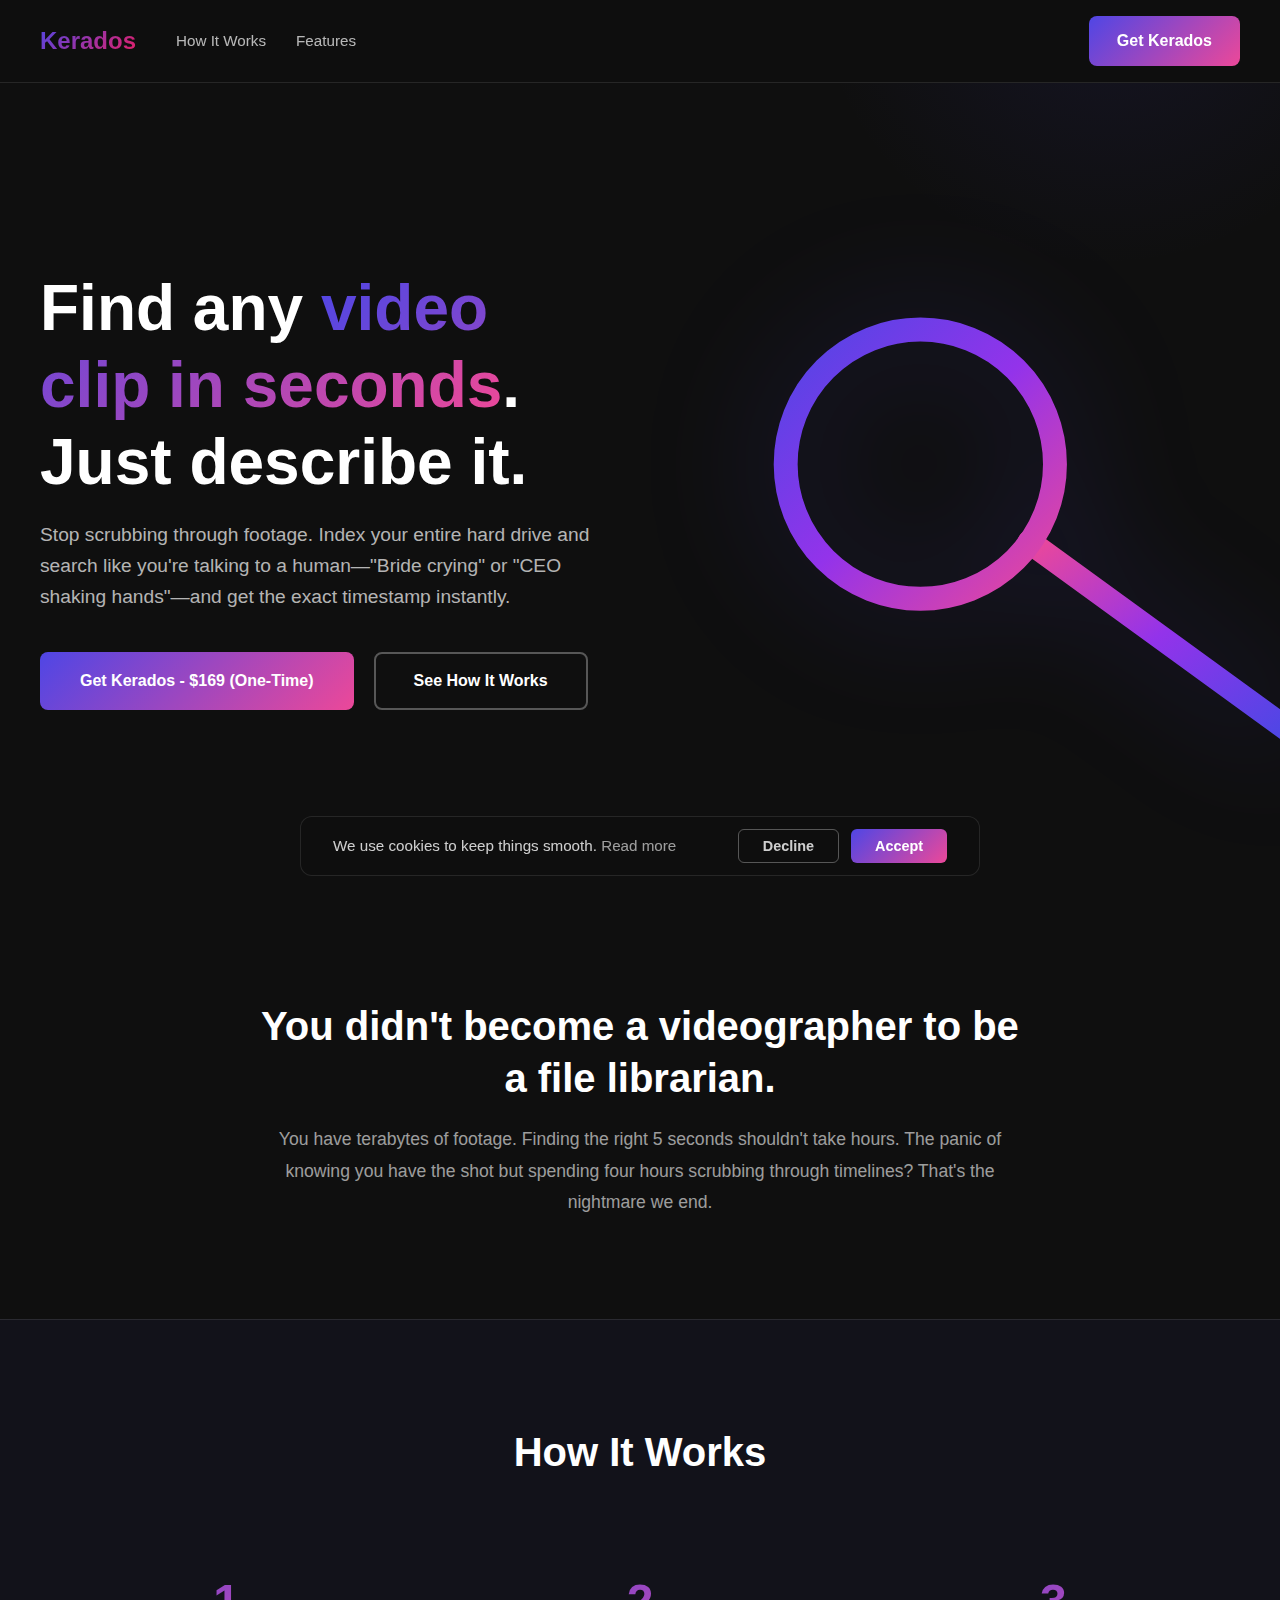
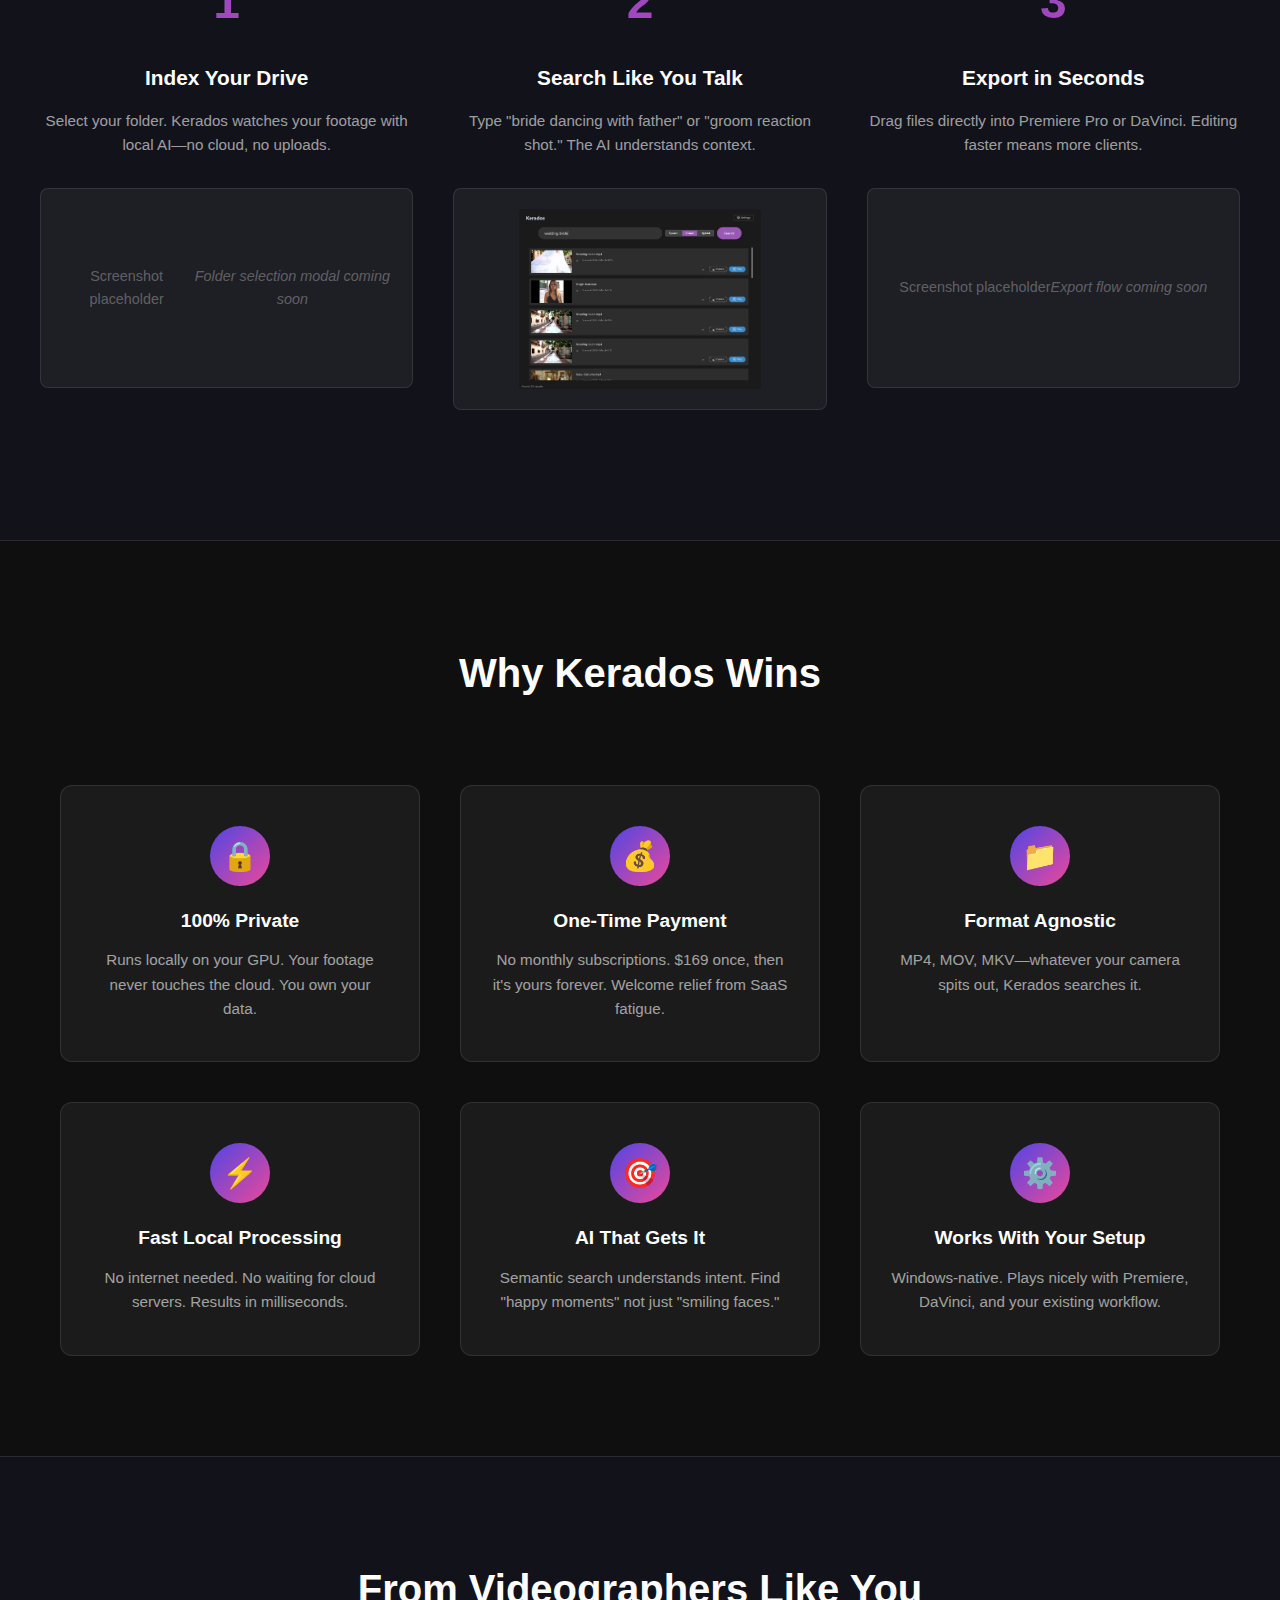
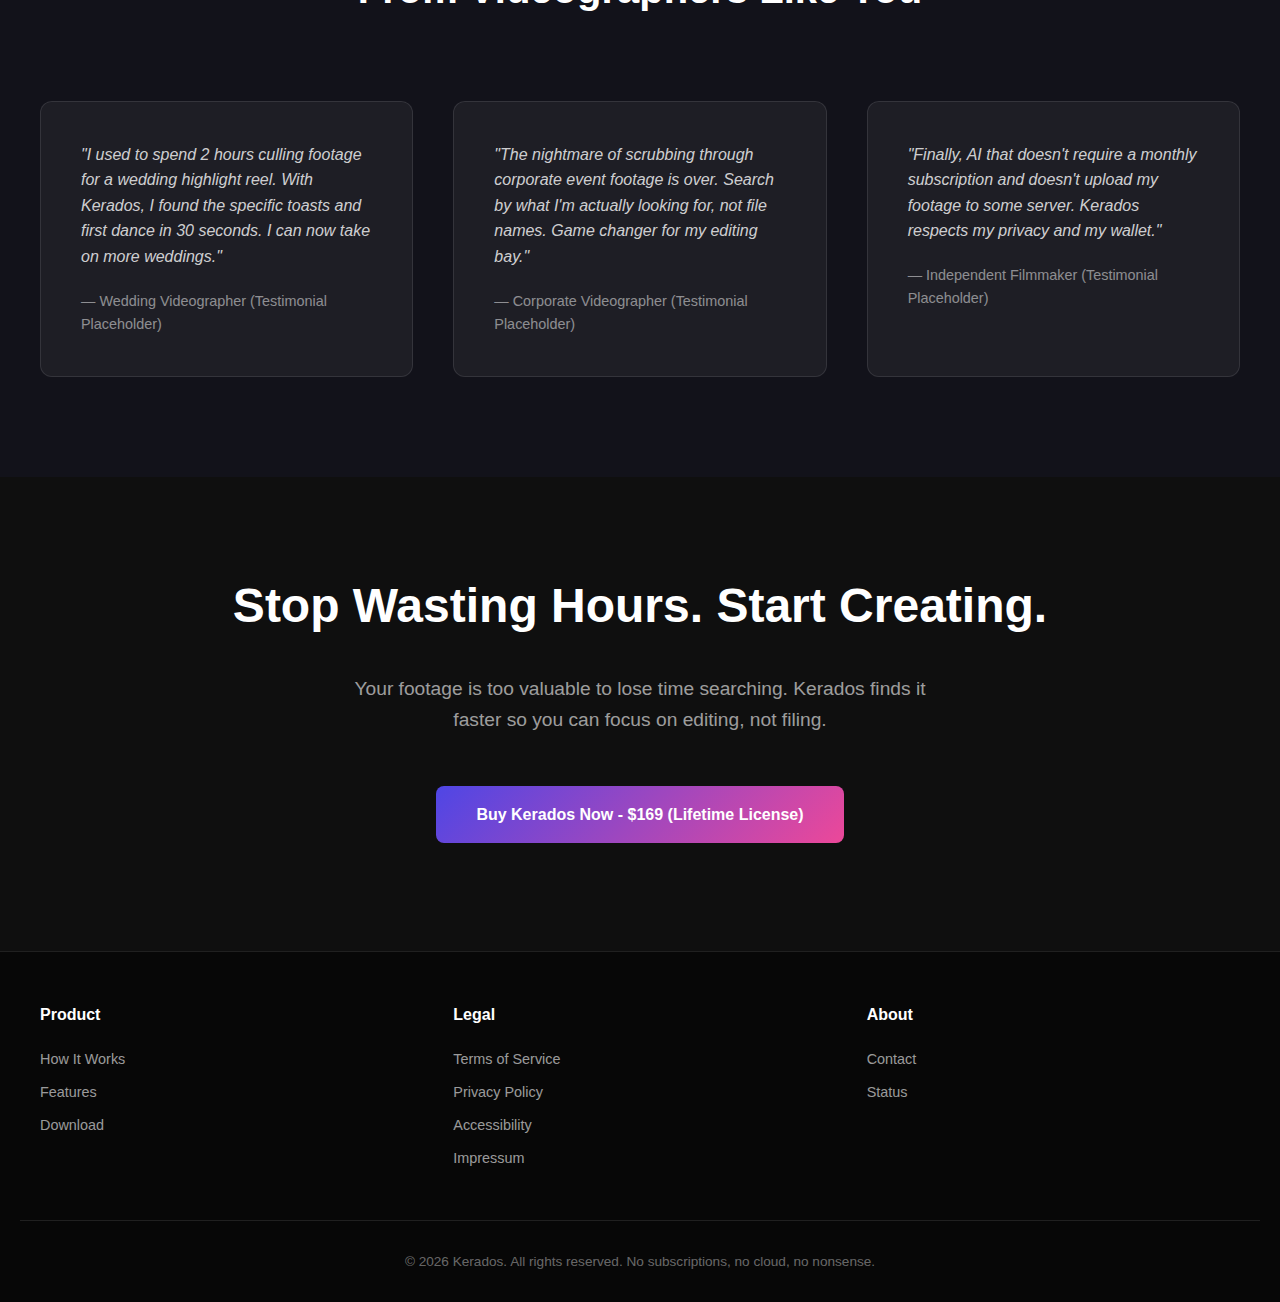
<file: templates/index.html>
<!DOCTYPE html>
<html lang="en">
<head>
    <meta charset="UTF-8">
    <meta name="viewport" content="width=device-width, initial-scale=1.0">
    <title>Kerados - Find Any Video Clip in Seconds</title>
    <style>
        * {
            margin: 0;
            padding: 0;
            box-sizing: border-box;
        }

        body {
            font-family: -apple-system, BlinkMacSystemFont, 'Segoe UI', Roboto, sans-serif;
            background: #0f0f0f;
            color: #fff;
            line-height: 1.6;
        }

        /* Navigation */
        nav {
            position: fixed;
            top: 0;
            width: 100%;
            background: rgba(15, 15, 15, 0.95);
            backdrop-filter: blur(10px);
            border-bottom: 1px solid rgba(255, 255, 255, 0.1);
            z-index: 100;
            padding: 16px 40px;
            display: flex;
            justify-content: space-between;
            align-items: center;
        }

        .nav-left {
            display: flex;
            align-items: center;
            gap: 40px;
        }

        .logo {
            font-size: 1.5em;
            font-weight: 700;
            background: linear-gradient(135deg, #4f46e5 0%, #e91e63 100%);
            -webkit-background-clip: text;
            -webkit-text-fill-color: transparent;
            background-clip: text;
        }

        .nav-links {
            display: none;
            gap: 30px;
            list-style: none;
        }

        @media (min-width: 768px) {
            .nav-links {
                display: flex;
            }
        }

        .nav-links a {
            color: rgba(255, 255, 255, 0.7);
            text-decoration: none;
            font-size: 0.95em;
            transition: color 0.2s;
        }

        .nav-links a:hover {
            color: #fff;
        }

        .nav-cta {
            background: linear-gradient(135deg, #4f46e5 0%, #ec4899 100%);
            color: #fff;
            border: none;
            padding: 12px 28px;
            border-radius: 8px;
            font-weight: 600;
            cursor: pointer;
            transition: all 0.3s;
            text-decoration: none;
            display: inline-block;
        }

        .nav-cta:hover {
            transform: translateY(-2px);
            box-shadow: 0 8px 20px rgba(79, 70, 229, 0.3);
        }

        /* Hero Section */
        .hero {
            margin-top: 80px;
            min-height: calc(100vh - 80px);
            display: flex;
            align-items: center;
            justify-content: center;
            padding: 60px 20px;
            position: relative;
            overflow: hidden;
        }

        .hero::before {
            content: '';
            position: absolute;
            top: -50%;
            right: -10%;
            width: 600px;
            height: 600px;
            background: radial-gradient(circle, rgba(79, 70, 229, 0.1) 0%, transparent 70%);
            border-radius: 50%;
            pointer-events: none;
        }

        .hero-content {
            display: grid;
            grid-template-columns: 1fr;
            gap: 60px;
            align-items: center;
            max-width: 1200px;
            width: 100%;
            position: relative;
            z-index: 2;
        }

        @media (min-width: 1024px) {
            .hero-content {
                grid-template-columns: 1fr 1fr;
            }
        }

        .hero-text h1 {
            font-size: clamp(2.5em, 6vw, 4em);
            font-weight: 800;
            margin-bottom: 20px;
            line-height: 1.2;
        }

        .hero-text h1 .highlight {
            background: linear-gradient(135deg, #4f46e5 0%, #ec4899 100%);
            -webkit-background-clip: text;
            -webkit-text-fill-color: transparent;
            background-clip: text;
        }

        .hero-text p {
            font-size: 1.2em;
            color: rgba(255, 255, 255, 0.7);
            margin-bottom: 40px;
            line-height: 1.6;
        }

        .hero-buttons {
            display: flex;
            gap: 20px;
            flex-wrap: wrap;
        }

        .btn-primary {
            background: linear-gradient(135deg, #4f46e5 0%, #ec4899 100%);
            color: #fff;
            border: none;
            padding: 16px 40px;
            border-radius: 8px;
            font-weight: 600;
            font-size: 1em;
            cursor: pointer;
            transition: all 0.3s;
            text-decoration: none;
            display: inline-block;
            position: relative;
            overflow: hidden;
        }

        .btn-primary::before {
            content: '';
            position: absolute;
            top: 50%;
            left: 50%;
            width: 0;
            height: 0;
            border-radius: 50%;
            background: rgba(255, 255, 255, 0.5);
            transform: translate(-50%, -50%);
            pointer-events: none;
        }

        .btn-primary:hover::before {
            animation: wave 0.6s ease-out;
        }

        .btn-primary:hover {
            transform: translateY(-3px);
            box-shadow: 0 15px 30px rgba(79, 70, 229, 0.3);
        }

        .btn-secondary {
            background: transparent;
            color: #fff;
            border: 2px solid rgba(255, 255, 255, 0.3);
            padding: 14px 38px;
            border-radius: 8px;
            font-weight: 600;
            font-size: 1em;
            cursor: pointer;
            transition: all 0.3s;
            text-decoration: none;
            display: inline-block;
            position: relative;
            overflow: hidden;
        }

        .btn-secondary::before {
            content: '';
            position: absolute;
            top: 50%;
            left: 50%;
            width: 0;
            height: 0;
            border-radius: 50%;
            background: rgba(255, 255, 255, 0.3);
            transform: translate(-50%, -50%);
            pointer-events: none;
        }

        .btn-secondary:hover::before {
            animation: wave 0.6s ease-out;
        }

        .btn-secondary:hover {
            border-color: rgba(255, 255, 255, 0.8);
            background: rgba(255, 255, 255, 0.1);
        }

        @keyframes wave {
            0% {
                width: 0;
                height: 0;
                opacity: 1;
            }
            100% {
                width: 300px;
                height: 300px;
                opacity: 0;
            }
        }

        .hero-visual {
            display: flex;
            justify-content: center;
            align-items: center;
        }

        .magnifying-glass-container {
            position: relative;
            width: 400px;
            height: 320px;
            display: flex;
            align-items: center;
            justify-content: center;
            user-select: none;
            transform-origin: center center;
        }

        .magnifying-glass {
            width: 100%;
            height: 100%;
            filter: drop-shadow(0 0 40px rgba(79, 70, 229, 0.3));
        }

        .lens-image {
            transition: opacity 0.8s ease-in-out;
            position: absolute;
        }

        .magnifying-glass circle {
            stroke: url(#glassGradient);
            fill: rgba(79, 70, 229, 0.05);
            stroke-width: 16;
        }

        .magnifying-glass line {
            stroke: url(#handleGradient);
            stroke-width: 16;
            stroke-linecap: round;
        }

        .magnifying-glass-content {
            fill: none;
            stroke: rgba(79, 70, 229, 0.6);
            stroke-width: 2;
            opacity: 0.4;
        }

        /* Control Panel */
        .control-panel {
            background: rgba(79, 70, 229, 0.1);
            border: 1px solid rgba(79, 70, 229, 0.3);
            border-radius: 12px;
            padding: 24px;
            width: 280px;
            backdrop-filter: blur(10px);
            text-align: center;
        }

        .control-panel-title {
            font-size: 0.85em;
            font-weight: 700;
            color: rgba(255, 255, 255, 0.7);
            margin-bottom: 20px;
            text-transform: uppercase;
            letter-spacing: 1px;
        }

        /* Problem Section */
        .problem {
            padding: 100px 20px;
            text-align: center;
            max-width: 800px;
            margin: 0 auto;
        }

        .problem h2 {
            font-size: 2.5em;
            font-weight: 800;
            margin-bottom: 20px;
            line-height: 1.3;
        }

        .problem p {
            font-size: 1.1em;
            color: rgba(255, 255, 255, 0.6);
            line-height: 1.8;
        }

        /* How It Works */
        .how-it-works {
            padding: 100px 20px;
            background: rgba(79, 70, 229, 0.05);
            border-top: 1px solid rgba(255, 255, 255, 0.1);
            border-bottom: 1px solid rgba(255, 255, 255, 0.1);
        }

        .how-it-works h2 {
            text-align: center;
            font-size: 2.5em;
            font-weight: 800;
            margin-bottom: 80px;
        }

        .steps-grid {
            display: grid;
            grid-template-columns: repeat(auto-fit, minmax(300px, 1fr));
            gap: 40px;
            max-width: 1200px;
            margin: 0 auto;
        }

        .step {
            text-align: center;
        }

        .step-number {
            font-size: 3em;
            font-weight: 800;
            background: linear-gradient(135deg, #4f46e5 0%, #ec4899 100%);
            -webkit-background-clip: text;
            -webkit-text-fill-color: transparent;
            background-clip: text;
            margin-bottom: 20px;
        }

        .step h3 {
            font-size: 1.3em;
            margin-bottom: 15px;
        }

        .step p {
            color: rgba(255, 255, 255, 0.6);
            font-size: 0.95em;
        }

        .step-visual {
            margin: 30px 0;
            background: rgba(255, 255, 255, 0.05);
            border: 1px solid rgba(255, 255, 255, 0.1);
            border-radius: 8px;
            padding: 20px;
            min-height: 200px;
            display: flex;
            align-items: center;
            justify-content: center;
        }

        .step-visual img {
            max-width: 100%;
            max-height: 180px;
            border-radius: 4px;
        }

        .step-visual.placeholder {
            color: rgba(255, 255, 255, 0.3);
            font-size: 0.9em;
        }

        /* Features Section */
        .features {
            padding: 100px 20px;
            max-width: 1200px;
            margin: 0 auto;
        }

        .features h2 {
            text-align: center;
            font-size: 2.5em;
            font-weight: 800;
            margin-bottom: 80px;
        }

        .features-grid {
            display: grid;
            grid-template-columns: repeat(auto-fit, minmax(280px, 1fr));
            gap: 40px;
        }

        .feature {
            background: rgba(255, 255, 255, 0.05);
            border: 1px solid rgba(255, 255, 255, 0.1);
            border-radius: 12px;
            padding: 40px 30px;
            text-align: center;
            transition: all 0.3s;
        }

        .feature:hover {
            background: rgba(79, 70, 229, 0.1);
            border-color: rgba(79, 70, 229, 0.3);
            transform: translateY(-5px);
        }

        .feature-icon {
            width: 60px;
            height: 60px;
            background: linear-gradient(135deg, #4f46e5 0%, #ec4899 100%);
            border-radius: 50%;
            display: flex;
            align-items: center;
            justify-content: center;
            font-size: 1.8em;
            margin: 0 auto 20px;
        }

        .feature h3 {
            font-size: 1.2em;
            margin-bottom: 12px;
        }

        .feature p {
            color: rgba(255, 255, 255, 0.6);
            font-size: 0.95em;
        }

        /* Testimonials */
        .testimonials {
            padding: 100px 20px;
            background: rgba(79, 70, 229, 0.05);
            border-top: 1px solid rgba(255, 255, 255, 0.1);
        }

        .testimonials h2 {
            text-align: center;
            font-size: 2.5em;
            font-weight: 800;
            margin-bottom: 80px;
        }

        .testimonials-grid {
            display: grid;
            grid-template-columns: repeat(auto-fit, minmax(320px, 1fr));
            gap: 40px;
            max-width: 1200px;
            margin: 0 auto;
        }

        .testimonial {
            background: rgba(255, 255, 255, 0.05);
            border: 1px solid rgba(255, 255, 255, 0.1);
            border-radius: 12px;
            padding: 40px;
        }

        .testimonial-text {
            font-size: 1em;
            color: rgba(255, 255, 255, 0.8);
            margin-bottom: 20px;
            font-style: italic;
        }

        .testimonial-author {
            color: rgba(255, 255, 255, 0.5);
            font-size: 0.9em;
        }

        /* Final CTA */
        .final-cta {
            padding: 100px 20px;
            text-align: center;
        }

        .final-cta h2 {
            font-size: 3em;
            font-weight: 800;
            margin-bottom: 40px;
            line-height: 1.2;
        }

        .final-cta p {
            font-size: 1.2em;
            color: rgba(255, 255, 255, 0.6);
            margin-bottom: 50px;
            max-width: 600px;
            margin-left: auto;
            margin-right: auto;
        }

        /* Footer */
        footer {
            background: rgba(0, 0, 0, 0.5);
            border-top: 1px solid rgba(255, 255, 255, 0.1);
            padding: 50px 20px 30px;
        }

        .footer-content {
            max-width: 1200px;
            margin: 0 auto;
            display: grid;
            grid-template-columns: repeat(auto-fit, minmax(250px, 1fr));
            gap: 40px;
            margin-bottom: 40px;
        }

        .footer-section h4 {
            margin-bottom: 20px;
        }

        .footer-section a {
            display: block;
            color: rgba(255, 255, 255, 0.6);
            text-decoration: none;
            margin-bottom: 10px;
            font-size: 0.9em;
            transition: color 0.2s;
        }

        .footer-section a:hover {
            color: #fff;
        }

        .footer-bottom {
            text-align: center;
            border-top: 1px solid rgba(255, 255, 255, 0.1);
            padding-top: 30px;
            color: rgba(255, 255, 255, 0.4);
            font-size: 0.85em;
        }

        /* Cookie Banner */
        #cookie-banner {
            position: fixed;
            bottom: 24px;
            left: 50%;
            transform: translateX(-50%) translateY(20px);
            width: 90%;
            max-width: 680px;
            background: rgba(15, 15, 15, 0.95);
            backdrop-filter: blur(12px);
            border: 1px solid rgba(255, 255, 255, 0.1);
            border-radius: 12px;
            padding: 12px 24px;
            z-index: 1000;
            display: none;
            flex-direction: column;
            align-items: center;
            gap: 16px;
            opacity: 0;
            transition: opacity 0.3s ease, transform 0.3s ease;
        }

        #cookie-banner.visible {
            opacity: 1;
            transform: translateX(-50%) translateY(0);
        }

        @media (min-width: 768px) {
            #cookie-banner {
                flex-direction: row;
                justify-content: space-between;
                padding: 12px 32px;
                gap: 32px;
            }
        }

        .cookie-content {
            flex: 1;
            text-align: center;
        }

        @media (min-width: 768px) {
            .cookie-content {
                text-align: left;
            }
        }

        .cookie-text {
            margin: 0;
            color: rgba(255, 255, 255, 0.8);
            font-size: 0.95em;
        }

        .cookie-text a {
            color: rgba(255, 255, 255, 0.6);
            text-decoration: none;
            border-bottom: 1px solid transparent;
            transition: all 0.2s;
        }

        .cookie-text a:hover {
            color: #fff;
            border-bottom-color: rgba(255, 255, 255, 0.5);
        }

        .cookie-buttons {
            display: flex;
            gap: 12px;
        }

        .btn-base {
            padding: 8px 24px;
            border-radius: 6px;
            font-size: 0.9em;
            font-weight: 600;
            cursor: pointer;
            transition: all 0.2s ease;
            white-space: nowrap;
        }

        .btn-accept {
            background: linear-gradient(135deg, #4f46e5 0%, #ec4899 100%);
            color: #fff;
            border: none;
            position: relative;
            overflow: hidden;
        }

        .btn-accept::before {
            content: '';
            position: absolute;
            top: 50%;
            left: 50%;
            width: 0;
            height: 0;
            border-radius: 50%;
            background: rgba(255, 255, 255, 0.4);
            transform: translate(-50%, -50%);
            pointer-events: none;
        }

        .btn-accept:hover::before {
            animation: wave 0.6s ease-out;
        }

        .btn-accept:hover {
            transform: translateY(-1px);
            box-shadow: 0 5px 15px rgba(79, 70, 229, 0.3);
        }

        .btn-decline {
            background: transparent;
            border: 1px solid rgba(255, 255, 255, 0.3);
            color: rgba(255, 255, 255, 0.8);
            position: relative;
            overflow: hidden;
        }

        .btn-decline::before {
            content: '';
            position: absolute;
            top: 50%;
            left: 50%;
            width: 0;
            height: 0;
            border-radius: 50%;
            background: rgba(255, 255, 255, 0.2);
            transform: translate(-50%, -50%);
            pointer-events: none;
        }

        .btn-decline:hover::before {
            animation: wave 0.6s ease-out;
        }

        .btn-decline:hover {
            border-color: rgba(255, 255, 255, 0.8);
            color: #fff;
        }

        /* Accessibility */
        :focus {
            outline: 2px solid #4f46e5;
            outline-offset: 2px;
        }

        @media (max-width: 768px) {
            nav {
                padding: 16px 20px;
            }

            .nav-links {
                display: none;
            }

            .hero {
                margin-top: 60px;
                padding: 40px 20px;
            }

            .hero-text h1 {
                font-size: 2em;
            }

            .problem, .how-it-works, .features, .testimonials, .final-cta {
                padding: 60px 20px;
            }

            .problem h2, .how-it-works h2, .features h2, .testimonials h2 {
                font-size: 1.8em;
            }

            .final-cta h2 {
                font-size: 2em;
            }
        }
    </style>
</head>
<body>
    <a href="#main-content" style="position: absolute; left: -9999px; top: 20px; z-index: 1000; background: #4f46e5; color: white; padding: 10px 20px; border-radius: 4px; text-decoration: none; transition: left 0.3s;" onfocus="this.style.left='20px'" onblur="this.style.left='-9999px'">Skip to content</a>
    <!-- Navigation -->
    <nav>
        <div class="nav-left">
            <div class="logo">Kerados</div>
            <ul class="nav-links">
                <li><a href="#how-it-works">How It Works</a></li>
                <li><a href="#features">Features</a></li>
            </ul>
        </div>
        <a href="/download" class="nav-cta">Get Kerados</a>
    </nav>

    <!-- Hero Section -->
    <section class="hero" id="main-content">
        <div class="hero-content">
            <div class="hero-text">
                <h1>Find any <span class="highlight">video clip in seconds</span>. Just describe it.</h1>
                <p>Stop scrubbing through footage. Index your entire hard drive and search like you're talking to a human—"Bride crying" or "CEO shaking hands"—and get the exact timestamp instantly.</p>
                <div class="hero-buttons">
                    <a href="/download" class="btn-primary">Get Kerados - $169 (One-Time)</a>
                    <button class="btn-secondary" onclick="document.getElementById('how-it-works').scrollIntoView({behavior: 'smooth'})">See How It Works</button>
                </div>
            </div>
            <div class="hero-visual">
                <div style="display: flex; flex-direction: column; gap: 40px; align-items: center;">
                    <div style="display: flex; flex-direction: column; gap: 20px; align-items: center;">
                        <div class="magnifying-glass-container" id="magnifying-glass-container" style="transform: translate(85px, 49px) scale(1.496);">
                            <svg class="magnifying-glass" id="magnifying-glass-svg" viewBox="0 0 380 320" xmlns="http://www.w3.org/2000/svg" aria-hidden="true">
                                <defs>
                                    <linearGradient id="glassGradient" x1="0%" y1="0%" x2="100%" y2="100%">
                                        <stop offset="0%" style="stop-color:#4f46e5;stop-opacity:1" />
                                        <stop offset="50%" style="stop-color:#9333ea;stop-opacity:1" />
                                        <stop offset="100%" style="stop-color:#ec4899;stop-opacity:1" />
                                    </linearGradient>
                                    <linearGradient id="handleGradient" x1="0%" y1="0%" x2="100%" y2="100%">
                                        <stop offset="0%" style="stop-color:#ec4899;stop-opacity:1" />
                                        <stop offset="50%" style="stop-color:#9333ea;stop-opacity:1" />
                                        <stop offset="100%" style="stop-color:#4f46e5;stop-opacity:1" />
                                    </linearGradient>
                                    <clipPath id="lensClip">
                                        <circle id="clip-circle" cx="110" cy="110" r="82" />
                                    </clipPath>
                                </defs>
                                <!-- Handle -->
                                <line id="handle-line" x1="183" y1="162" x2="355" y2="287" />
                                <!-- Images inside the lens - dynamic gallery container -->
                                <g id="lens-images-container" clip-path="url(#lensClip)">
                                    <!-- Images injected by JS -->
                                </g>
                                <!-- Magnifying glass circle (lens) - drawn after so border appears on top -->
                                <circle id="lens-circle" style="fill: none;" />
                            </svg>
                        </div>
                </div>
            </div>
        </div>
    </section>

    <!-- Problem Section -->
    <section class="problem">
        <h2>You didn't become a videographer to be a file librarian.</h2>
        <p>You have terabytes of footage. Finding the right 5 seconds shouldn't take hours. The panic of knowing you have the shot but spending four hours scrubbing through timelines? That's the nightmare we end.</p>
    </section>

    <!-- How It Works -->
    <section class="how-it-works" id="how-it-works">
        <h2>How It Works</h2>
        <div class="steps-grid">
            <div class="step">
                <div class="step-number">1</div>
                <h3>Index Your Drive</h3>
                <p>Select your folder. Kerados watches your footage with local AI—no cloud, no uploads.</p>
                <div class="step-visual placeholder">Screenshot placeholder<br><em>Folder selection modal coming soon</em></div>
            </div>
            <div class="step">
                <div class="step-number">2</div>
                <h3>Search Like You Talk</h3>
                <p>Type "bride dancing with father" or "groom reaction shot." The AI understands context.</p>
                <div class="step-visual">
                    <img src="/static/images/screen_shot_of_search_bar_with_results.jpeg" alt="Kerados search interface showing results">
                </div>
            </div>
            <div class="step">
                <div class="step-number">3</div>
                <h3>Export in Seconds</h3>
                <p>Drag files directly into Premiere Pro or DaVinci. Editing faster means more clients.</p>
                <div class="step-visual placeholder">Screenshot placeholder<br><em>Export flow coming soon</em></div>
            </div>
        </div>
    </section>

    <!-- Features -->
    <section class="features" id="features">
        <h2>Why Kerados Wins</h2>
        <div class="features-grid">
            <div class="feature">
                <div class="feature-icon">🔒</div>
                <h3>100% Private</h3>
                <p>Runs locally on your GPU. Your footage never touches the cloud. You own your data.</p>
            </div>
            <div class="feature">
                <div class="feature-icon">💰</div>
                <h3>One-Time Payment</h3>
                <p>No monthly subscriptions. $169 once, then it's yours forever. Welcome relief from SaaS fatigue.</p>
            </div>
            <div class="feature">
                <div class="feature-icon">📁</div>
                <h3>Format Agnostic</h3>
                <p>MP4, MOV, MKV—whatever your camera spits out, Kerados searches it.</p>
            </div>
            <div class="feature">
                <div class="feature-icon">⚡</div>
                <h3>Fast Local Processing</h3>
                <p>No internet needed. No waiting for cloud servers. Results in milliseconds.</p>
            </div>
            <div class="feature">
                <div class="feature-icon">🎯</div>
                <h3>AI That Gets It</h3>
                <p>Semantic search understands intent. Find "happy moments" not just "smiling faces."</p>
            </div>
            <div class="feature">
                <div class="feature-icon">⚙️</div>
                <h3>Works With Your Setup</h3>
                <p>Windows-native. Plays nicely with Premiere, DaVinci, and your existing workflow.</p>
            </div>
        </div>
    </section>

    <!-- Testimonials -->
    <section class="testimonials">
        <h2>From Videographers Like You</h2>
        <div class="testimonials-grid">
            <div class="testimonial">
                <div class="testimonial-text">"I used to spend 2 hours culling footage for a wedding highlight reel. With Kerados, I found the specific toasts and first dance in 30 seconds. I can now take on more weddings."</div>
                <div class="testimonial-author">— Wedding Videographer (Testimonial Placeholder)</div>
            </div>
            <div class="testimonial">
                <div class="testimonial-text">"The nightmare of scrubbing through corporate event footage is over. Search by what I'm actually looking for, not file names. Game changer for my editing bay."</div>
                <div class="testimonial-author">— Corporate Videographer (Testimonial Placeholder)</div>
            </div>
            <div class="testimonial">
                <div class="testimonial-text">"Finally, AI that doesn't require a monthly subscription and doesn't upload my footage to some server. Kerados respects my privacy and my wallet."</div>
                <div class="testimonial-author">— Independent Filmmaker (Testimonial Placeholder)</div>
            </div>
        </div>
    </section>

    <!-- Final CTA -->
    <section class="final-cta">
        <h2>Stop Wasting Hours. Start Creating.</h2>
        <p>Your footage is too valuable to lose time searching. Kerados finds it faster so you can focus on editing, not filing.</p>
        <a href="/download" class="btn-primary">Buy Kerados Now - $169 (Lifetime License)</a>
    </section>

    <!-- Footer -->
    <footer>
        <div class="footer-content">
            <div class="footer-section">
                <h4>Product</h4>
                <a href="#how-it-works">How It Works</a>
                <a href="#features">Features</a>
                <a href="/download">Download</a>
            </div>
            <div class="footer-section">
                <h4>Legal</h4>
                <a href="/legal/terms">Terms of Service</a>
                <a href="/legal/privacy">Privacy Policy</a>
                <a href="/legal/accessibility">Accessibility</a>
                <a href="/legal/impressum">Impressum</a>
            </div>
            <div class="footer-section">
                <h4>About</h4>
                <a href="#">Contact</a>
                <a href="#">Status</a>
            </div>
        </div>
        <div class="footer-bottom">
            <p>&copy; 2026 Kerados. All rights reserved. No subscriptions, no cloud, no nonsense.</p>
        </div>
    </footer>

    <!-- Cookie Banner -->
    <div id="cookie-banner" role="dialog" aria-label="Cookie Consent">
        <div class="cookie-content">
            <p class="cookie-text">
                We use cookies to keep things smooth.
                <a href="/legal/privacy" aria-label="Read our Privacy Policy">Read more</a>
            </p>
        </div>
        <div class="cookie-buttons">
            <button class="btn-base btn-decline" onclick="declineCookies()">Decline</button>
            <button class="btn-base btn-accept" onclick="acceptCookies()">Accept</button>
        </div>
    </div>

    <script>
        // ===========================================
        // MAGNIFYING GLASS GEOMETRY - Single source of truth
        // Change these values to reposition/resize the lens
        // ===========================================
        const LENS = {
            cx: 110,        // Center X of the lens
            cy: 110,        // Center Y of the lens
            r: 90,          // Radius of the visible lens border
            clipR: 82,      // Radius of the clip path (slightly smaller for border)
            handleStart: { x: 183, y: 162 },  // Handle connection point
            handleEnd: { x: 355, y: 287 }     // Handle end point
        };

        // Apply lens geometry to all dependent elements
        function applyLensGeometry() {
            const clipCircle = document.getElementById('clip-circle');
            const lensCircle = document.getElementById('lens-circle');
            const handleLine = document.getElementById('handle-line');
            
            // Apply to clip path circle
            clipCircle.setAttribute('cx', LENS.cx);
            clipCircle.setAttribute('cy', LENS.cy);
            clipCircle.setAttribute('r', LENS.clipR);

            // Apply to visible lens circle
            lensCircle.setAttribute('cx', LENS.cx);
            lensCircle.setAttribute('cy', LENS.cy);
            lensCircle.setAttribute('r', LENS.r);

            // Apply to handle
            handleLine.setAttribute('x1', LENS.handleStart.x);
            handleLine.setAttribute('y1', LENS.handleStart.y);
            handleLine.setAttribute('x2', LENS.handleEnd.x);
            handleLine.setAttribute('y2', LENS.handleEnd.y);
        }

        // Initialize lens geometry on load
        applyLensGeometry();

        const cookieConsent = localStorage.getItem('cookieConsent');
        const banner = document.getElementById('cookie-banner');

        if (!cookieConsent) {
            banner.style.display = 'flex';
            setTimeout(() => banner.classList.add('visible'), 50);
        } else if (cookieConsent === 'accepted') {
            enableTracking();
        }

        function hideBanner() {
            banner.classList.remove('visible');
            setTimeout(() => {
                banner.style.display = 'none';
            }, 300);
        }

        function acceptCookies() {
            localStorage.setItem('cookieConsent', 'accepted');
            hideBanner();
            enableTracking();
        }

        function declineCookies() {
            localStorage.setItem('cookieConsent', 'declined');
            hideBanner();
        }

        function enableTracking() {
            console.log("Tracking enabled");
        }

        // ===========================================
        // DYNAMIC LENS GALLERY
        // Handles smooth CSS-based crossfading of N images
        // ===========================================
        const weddingImages = [
            '/static/wedding_images/Gemini_Generated_Image_22hpp22hpp22hpp2.jpg',
            '/static/wedding_images/Gemini_Generated_Image_3z0s0i3z0s0i3z0s.jpg',
            '/static/wedding_images/Gemini_Generated_Image_5qhxcj5qhxcj5qhx.jpg',
            '/static/wedding_images/Gemini_Generated_Image_648w5x648w5x648w.jpg',
            '/static/wedding_images/Gemini_Generated_Image_i8t8i9i8t8i9i8t8.jpg',
            '/static/wedding_images/Gemini_Generated_Image_me4r7yme4r7yme4r.jpg',
            '/static/wedding_images/Gemini_Generated_Image_miigm4miigm4miig.jpg',
            '/static/wedding_images/Gemini_Generated_Image_n3obb7n3obb7n3ob.jpg',
            '/static/wedding_images/Gemini_Generated_Image_nk7ejnnk7ejnnk7e.jpg',
            '/static/wedding_images/Gemini_Generated_Image_qmlvkdqmlvkdqmlv.jpg',
            '/static/wedding_images/Gemini_Generated_Image_uf6ptpuf6ptpuf6p.jpg'
        ];

        class LensGallery {
            constructor(containerId, imageUrls, options = {}) {
                this.container = document.getElementById(containerId);
                this.images = imageUrls;
                this.options = {
                    duration: 3000,     // Time from start of this image to start of next
                    fadeDuration: 1000, // Duration of the fade transition
                    ...options
                };
                
                if (this.container && this.images.length > 0) {
                    this.init();
                }
            }

            init() {
                // Clear container
                this.container.innerHTML = '';
                
                // Geometry derived from LENS constant
                const imgX = LENS.cx - LENS.clipR;
                const imgY = LENS.cy - LENS.clipR;
                const imgSize = LENS.clipR * 2;

                // Animation calculations
                const count = this.images.length;
                const totalCycleTime = count * this.options.duration;
                
                // Percentages for keyframes
                // Each image timeline:
                // 0% -> Fade In Start (Opacity 0)
                // [fade/total] -> Fade In End (Opacity 1)
                // [duration/total] -> Fade Out Start (Opacity 1)
                // [(duration+fade)/total] -> Fade Out End (Opacity 0)
                
                const pctFade = (this.options.fadeDuration / totalCycleTime) * 100;
                const pctShow = (this.options.duration / totalCycleTime) * 100;
                const pctFadeOutEnd = ((this.options.duration + this.options.fadeDuration) / totalCycleTime) * 100;

                // Create Style for Keyframes
                const styleId = 'lens-gallery-style';
                let styleEl = document.getElementById(styleId);
                if (!styleEl) {
                    styleEl = document.createElement('style');
                    styleEl.id = styleId;
                    document.head.appendChild(styleEl);
                }

                // Keyframes Definition
                // Note: We use a small epsilon for 0% to ensure no flash, though opacity:0 handles it.
                // The overlap comes from: Image N starts fading in at T=0. Image N-1 starts fading out at T=0 (conceptually).
                // Actually, with animation-delay, they are just shifted.
                // Logic check:
                // Img 1 starts at 0ms. Fades in 0-1s. Visible 1-3s. Fades out 3-4s. (If duration=3s, fade=1s)
                // Img 2 starts at 3ms. Fades in 3-4s. Visible 4-6s.
                // At 3-4s: Img 1 is fading OUT. Img 2 is fading IN. Perfect crossfade.
                
                const keyframes = `
                    @keyframes lensFadeLoop {
                        0% { opacity: 0; }
                        ${pctFade.toFixed(3)}% { opacity: 1; }
                        ${pctShow.toFixed(3)}% { opacity: 1; }
                        ${pctFadeOutEnd.toFixed(3)}% { opacity: 0; }
                        100% { opacity: 0; }
                    }
                `;
                styleEl.textContent = keyframes;

                // Create Image Elements
                this.images.forEach((src, index) => {
                    const img = document.createElementNS("http://www.w3.org/2000/svg", "image");
                    img.setAttribute("href", src);
                    img.setAttribute("x", imgX);
                    img.setAttribute("y", imgY);
                    img.setAttribute("width", imgSize);
                    img.setAttribute("height", imgSize);
                    img.setAttribute("preserveAspectRatio", "xMidYMid slice");
                    
                    // Style
                    img.style.opacity = '0'; 
                    img.style.animationName = 'lensFadeLoop';
                    img.style.animationDuration = `${totalCycleTime}ms`;
                    img.style.animationIterationCount = 'infinite';
                    img.style.animationTimingFunction = 'linear';
                    
                    // Stagger: Each image starts its cycle 'duration' ms after the previous
                    const delay = index * this.options.duration;
                    img.style.animationDelay = `${delay}ms`;
                    
                    this.container.appendChild(img);
                });
            }
        }

        // Start the gallery
        // duration: 3000ms (3s) per slide spacing.
        // fadeDuration: 1000ms (1s) overlap.
        // Means visible for 2s alone, then 1s crossfade.
        new LensGallery('lens-images-container', weddingImages, {
            duration: 3000,
            fadeDuration: 1000
        });
    </script>
</body>
</html>
</file>
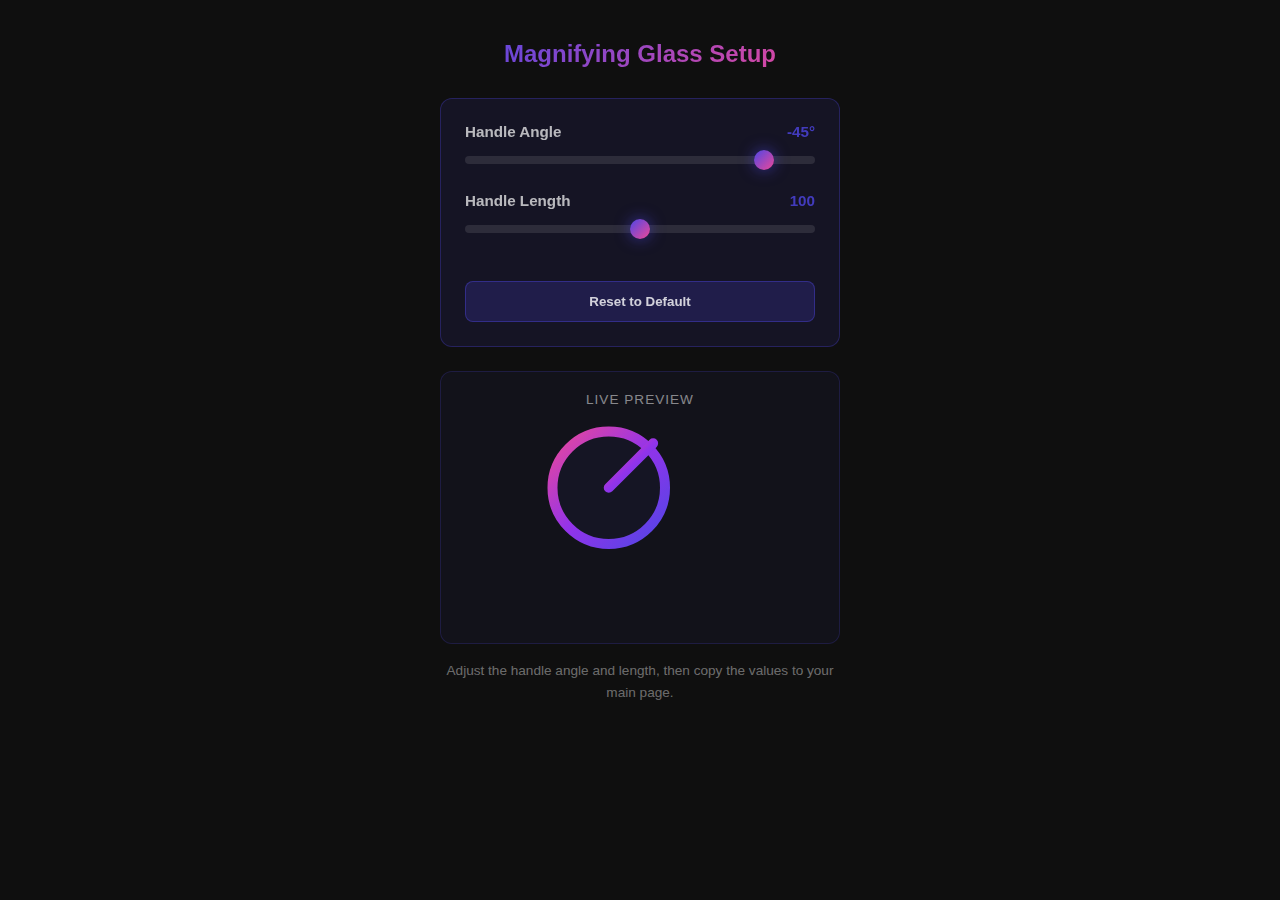
<file: static/control-panel.html>
<!DOCTYPE html>
<html lang="en">
<head>
    <meta charset="UTF-8">
    <meta name="viewport" content="width=device-width, initial-scale=1.0">
    <title>Magnifying Glass Control Panel</title>
    <style>
        * {
            margin: 0;
            padding: 0;
            box-sizing: border-box;
        }

        body {
            font-family: -apple-system, BlinkMacSystemFont, 'Segoe UI', Roboto, sans-serif;
            background: #0f0f0f;
            color: #fff;
            padding: 40px 20px;
            min-height: 100vh;
        }

        .container {
            max-width: 400px;
            margin: 0 auto;
        }

        h1 {
            font-size: 1.5em;
            margin-bottom: 30px;
            text-align: center;
            background: linear-gradient(135deg, #4f46e5 0%, #ec4899 100%);
            -webkit-background-clip: text;
            -webkit-text-fill-color: transparent;
            background-clip: text;
        }

        .control-section {
            background: rgba(79, 70, 229, 0.1);
            border: 1px solid rgba(79, 70, 229, 0.3);
            border-radius: 12px;
            padding: 24px;
            margin-bottom: 20px;
            backdrop-filter: blur(10px);
        }

        .control-group {
            margin-bottom: 24px;
        }

        .control-group:last-child {
            margin-bottom: 0;
        }

        .control-label {
            display: flex;
            justify-content: space-between;
            margin-bottom: 10px;
            font-size: 0.95em;
        }

        .control-label-name {
            color: rgba(255, 255, 255, 0.7);
            font-weight: 600;
        }

        .control-label-value {
            color: rgba(79, 70, 229, 0.8);
            font-weight: 700;
        }

        input[type="range"] {
            width: 100%;
            height: 8px;
            border-radius: 4px;
            background: rgba(255, 255, 255, 0.1);
            outline: none;
            -webkit-appearance: none;
            cursor: pointer;
        }

        input[type="range"]::-webkit-slider-thumb {
            -webkit-appearance: none;
            appearance: none;
            width: 20px;
            height: 20px;
            border-radius: 50%;
            background: linear-gradient(135deg, #4f46e5 0%, #ec4899 100%);
            cursor: pointer;
            box-shadow: 0 0 15px rgba(79, 70, 229, 0.6);
        }

        input[type="range"]::-moz-range-thumb {
            width: 20px;
            height: 20px;
            border-radius: 50%;
            background: linear-gradient(135deg, #4f46e5 0%, #ec4899 100%);
            cursor: pointer;
            border: none;
            box-shadow: 0 0 15px rgba(79, 70, 229, 0.6);
        }

        .preview {
            background: rgba(79, 70, 229, 0.05);
            border: 1px solid rgba(79, 70, 229, 0.2);
            border-radius: 12px;
            padding: 20px;
            text-align: center;
            margin-top: 24px;
        }

        .preview-title {
            font-size: 0.85em;
            color: rgba(255, 255, 255, 0.5);
            margin-bottom: 12px;
            text-transform: uppercase;
            letter-spacing: 1px;
        }

        svg {
            width: 100%;
            max-width: 200px;
            height: auto;
        }

        .reset-btn {
            width: 100%;
            background: rgba(79, 70, 229, 0.2);
            border: 1px solid rgba(79, 70, 229, 0.4);
            color: rgba(255, 255, 255, 0.8);
            padding: 12px;
            border-radius: 8px;
            margin-top: 20px;
            font-weight: 600;
            cursor: pointer;
            transition: all 0.3s;
        }

        .reset-btn:hover {
            background: rgba(79, 70, 229, 0.3);
            border-color: rgba(79, 70, 229, 0.6);
            color: #fff;
        }

        .info-text {
            font-size: 0.85em;
            color: rgba(255, 255, 255, 0.4);
            margin-top: 16px;
            text-align: center;
            line-height: 1.6;
        }
    </style>
</head>
<body>
    <div class="container">
        <h1>Magnifying Glass Setup</h1>

        <div class="control-section">
            <div class="control-group">
                <div class="control-label">
                    <span class="control-label-name">Handle Angle</span>
                    <span class="control-label-value" id="angle-value">-45°</span>
                </div>
                <input type="range" id="angle-slider" min="0" max="360" value="315" />
            </div>

            <div class="control-group">
                <div class="control-label">
                    <span class="control-label-name">Handle Length</span>
                    <span class="control-label-value" id="length-value">100</span>
                </div>
                <input type="range" id="length-slider" min="50" max="150" value="100" />
            </div>

            <button class="reset-btn" onclick="resetControls()">Reset to Default</button>
        </div>

        <div class="preview">
            <div class="preview-title">Live Preview</div>
            <svg viewBox="0 0 320 320" xmlns="http://www.w3.org/2000/svg">
                <defs>
                    <linearGradient id="gradientPreview" x1="0%" y1="0%" x2="100%" y2="100%">
                        <stop offset="0%" style="stop-color:#ec4899;stop-opacity:1" />
                        <stop offset="50%" style="stop-color:#9333ea;stop-opacity:1" />
                        <stop offset="100%" style="stop-color:#4f46e5;stop-opacity:1" />
                    </linearGradient>
                </defs>
                <circle cx="110" cy="110" r="90" stroke="url(#gradientPreview)" fill="rgba(79, 70, 229, 0.05)" stroke-width="16" />
                <line id="preview-handle" x1="175" y1="175" x2="260" y2="260" stroke="url(#gradientPreview)" stroke-width="16" stroke-linecap="round" />
            </svg>
        </div>

        <div class="info-text">
            Adjust the handle angle and length, then copy the values to your main page.
        </div>
    </div>

    <script>
        const angleSlider = document.getElementById('angle-slider');
        const lengthSlider = document.getElementById('length-slider');
        const previewHandle = document.getElementById('preview-handle');

        const angleValue = document.getElementById('angle-value');
        const lengthValue = document.getElementById('length-value');

        // Circle center
        const cx = 110;
        const cy = 110;

        function updatePreview() {
            const angle = parseInt(angleSlider.value);
            const length = parseInt(lengthSlider.value);

            // Convert angle to radians
            const radians = (angle * Math.PI) / 180;

            // Calculate end point
            const x2 = cx + length * Math.cos(radians);
            const y2 = cy + length * Math.sin(radians);

            previewHandle.setAttribute('x1', cx);
            previewHandle.setAttribute('y1', cy);
            previewHandle.setAttribute('x2', Math.round(x2));
            previewHandle.setAttribute('y2', Math.round(y2));

            // Update display values
            const displayAngle = angle > 180 ? angle - 360 : angle;
            angleValue.textContent = displayAngle + '°';
            lengthValue.textContent = length;

            // Log coordinates for copying
            console.log(`Handle: x1="${cx}" y1="${cy}" x2="${Math.round(x2)}" y2="${Math.round(y2)}"`);
        }

        function resetControls() {
            angleSlider.value = 315;
            lengthSlider.value = 100;
            updatePreview();
        }

        angleSlider.addEventListener('input', updatePreview);
        lengthSlider.addEventListener('input', updatePreview);

        // Initial preview
        updatePreview();
    </script>
</body>
</html>
</file>
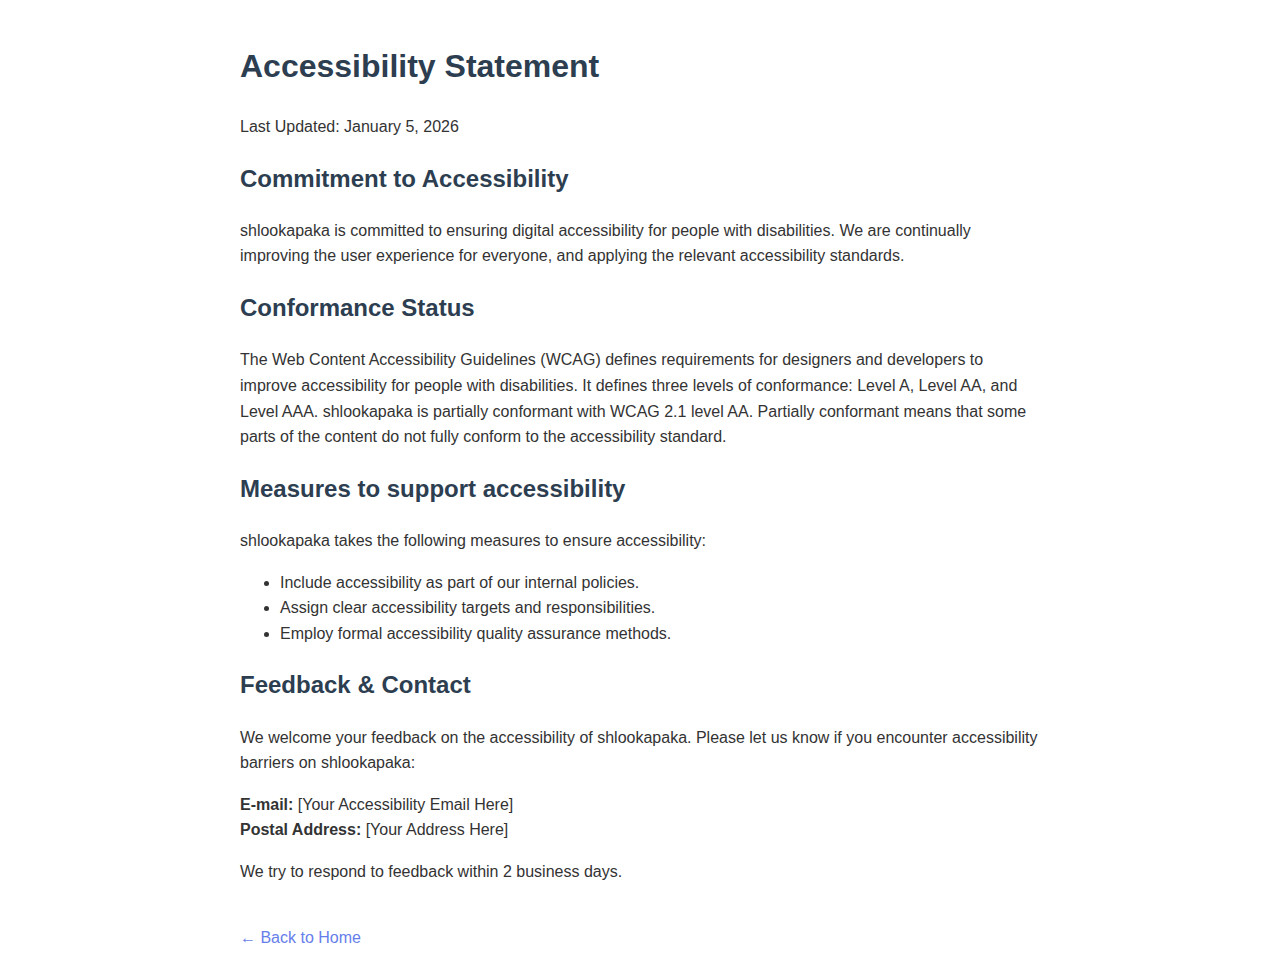
<file: templates/legal/accessibility.html>
<!DOCTYPE html>
<html lang="en">
<head>
    <meta charset="UTF-8">
    <meta name="viewport" content="width=device-width, initial-scale=1.0">
    <title>Accessibility Statement - shlookapaka</title>
    <style>
        body { font-family: sans-serif; line-height: 1.6; max-width: 800px; margin: 0 auto; padding: 20px; color: #333; }
        h1, h2 { color: #2c3e50; }
        .section { margin-bottom: 20px; }
        .back-link { display: inline-block; margin-top: 20px; text-decoration: none; color: #667eea; }
    </style>
</head>
<body>
    <h1>Accessibility Statement</h1>
    <p>Last Updated: January 5, 2026</p>

    <div class="section">
        <h2>Commitment to Accessibility</h2>
        <p>shlookapaka is committed to ensuring digital accessibility for people with disabilities. We are continually improving the user experience for everyone, and applying the relevant accessibility standards.</p>
    </div>

    <div class="section">
        <h2>Conformance Status</h2>
        <p>The Web Content Accessibility Guidelines (WCAG) defines requirements for designers and developers to improve accessibility for people with disabilities. It defines three levels of conformance: Level A, Level AA, and Level AAA. shlookapaka is partially conformant with WCAG 2.1 level AA. Partially conformant means that some parts of the content do not fully conform to the accessibility standard.</p>
    </div>

    <div class="section">
        <h2>Measures to support accessibility</h2>
        <p>shlookapaka takes the following measures to ensure accessibility:</p>
        <ul>
            <li>Include accessibility as part of our internal policies.</li>
            <li>Assign clear accessibility targets and responsibilities.</li>
            <li>Employ formal accessibility quality assurance methods.</li>
        </ul>
    </div>

    <div class="section">
        <h2>Feedback & Contact</h2>
        <p>We welcome your feedback on the accessibility of shlookapaka. Please let us know if you encounter accessibility barriers on shlookapaka:</p>
        <p>
            <strong>E-mail:</strong> [Your Accessibility Email Here]<br>
            <strong>Postal Address:</strong> [Your Address Here]
        </p>
        <p>We try to respond to feedback within 2 business days.</p>
    </div>

    <a href="/" class="back-link">&larr; Back to Home</a>
</body>
</html>
</file>
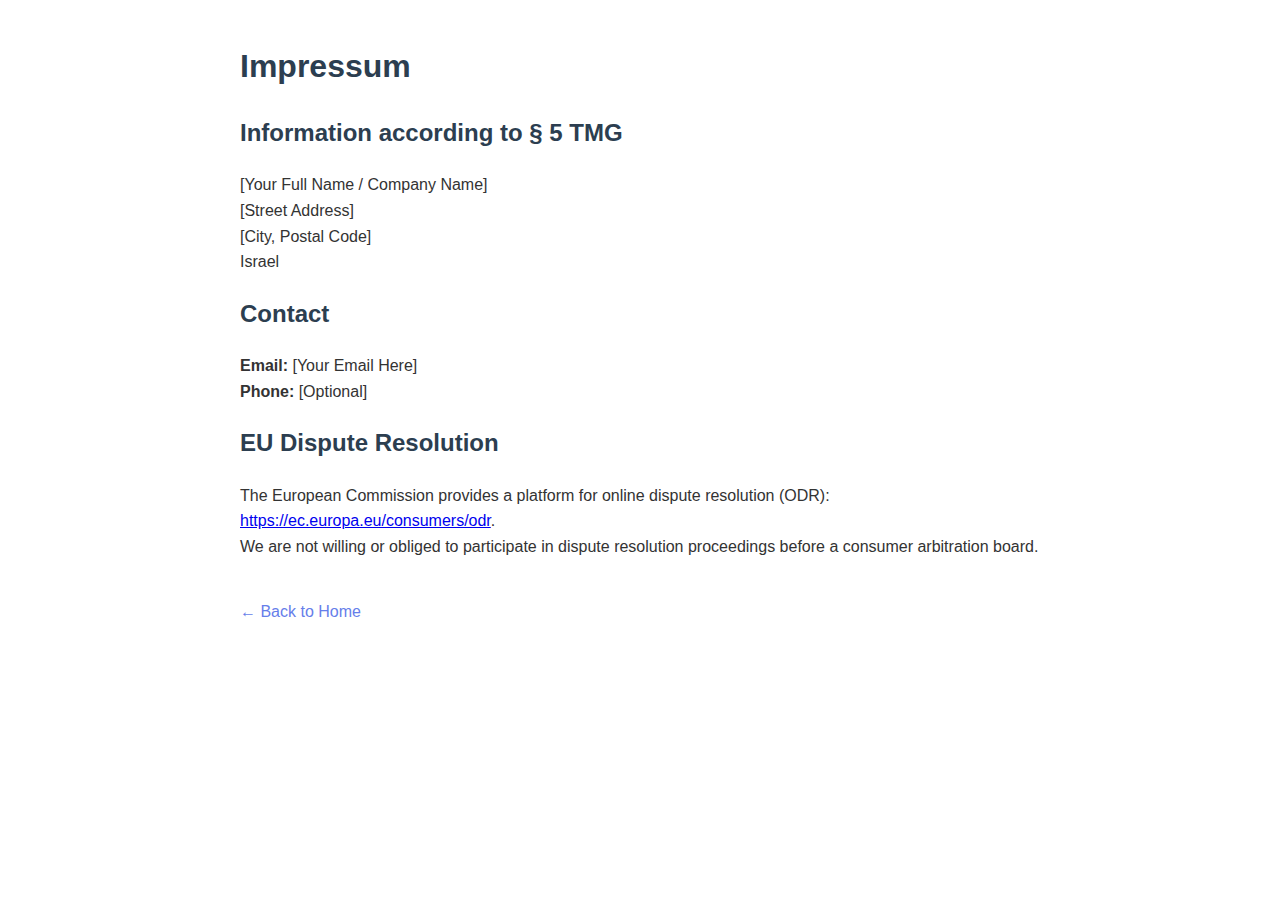
<file: templates/legal/impressum.html>
<!DOCTYPE html>
<html lang="en">
<head>
    <meta charset="UTF-8">
    <meta name="viewport" content="width=device-width, initial-scale=1.0">
    <title>Impressum - Kerados</title>
    <style>
        body { font-family: sans-serif; line-height: 1.6; max-width: 800px; margin: 0 auto; padding: 20px; color: #333; }
        h1, h2 { color: #2c3e50; }
        .section { margin-bottom: 20px; }
        .back-link { display: inline-block; margin-top: 20px; text-decoration: none; color: #667eea; }
    </style>
</head>
<body>
    <h1>Impressum</h1>
    
    <div class="section">
        <h2>Information according to § 5 TMG</h2>
        <p>
            [Your Full Name / Company Name]<br>
            [Street Address]<br>
            [City, Postal Code]<br>
            Israel
        </p>
    </div>

    <div class="section">
        <h2>Contact</h2>
        <p>
            <strong>Email:</strong> [Your Email Here]<br>
            <strong>Phone:</strong> [Optional]
        </p>
    </div>

    <div class="section">
        <h2>EU Dispute Resolution</h2>
        <p>The European Commission provides a platform for online dispute resolution (ODR): <a href="https://ec.europa.eu/consumers/odr">https://ec.europa.eu/consumers/odr</a>.<br>
        We are not willing or obliged to participate in dispute resolution proceedings before a consumer arbitration board.</p>
    </div>

    <a href="/" class="back-link">&larr; Back to Home</a>
</body>
</html>
</file>
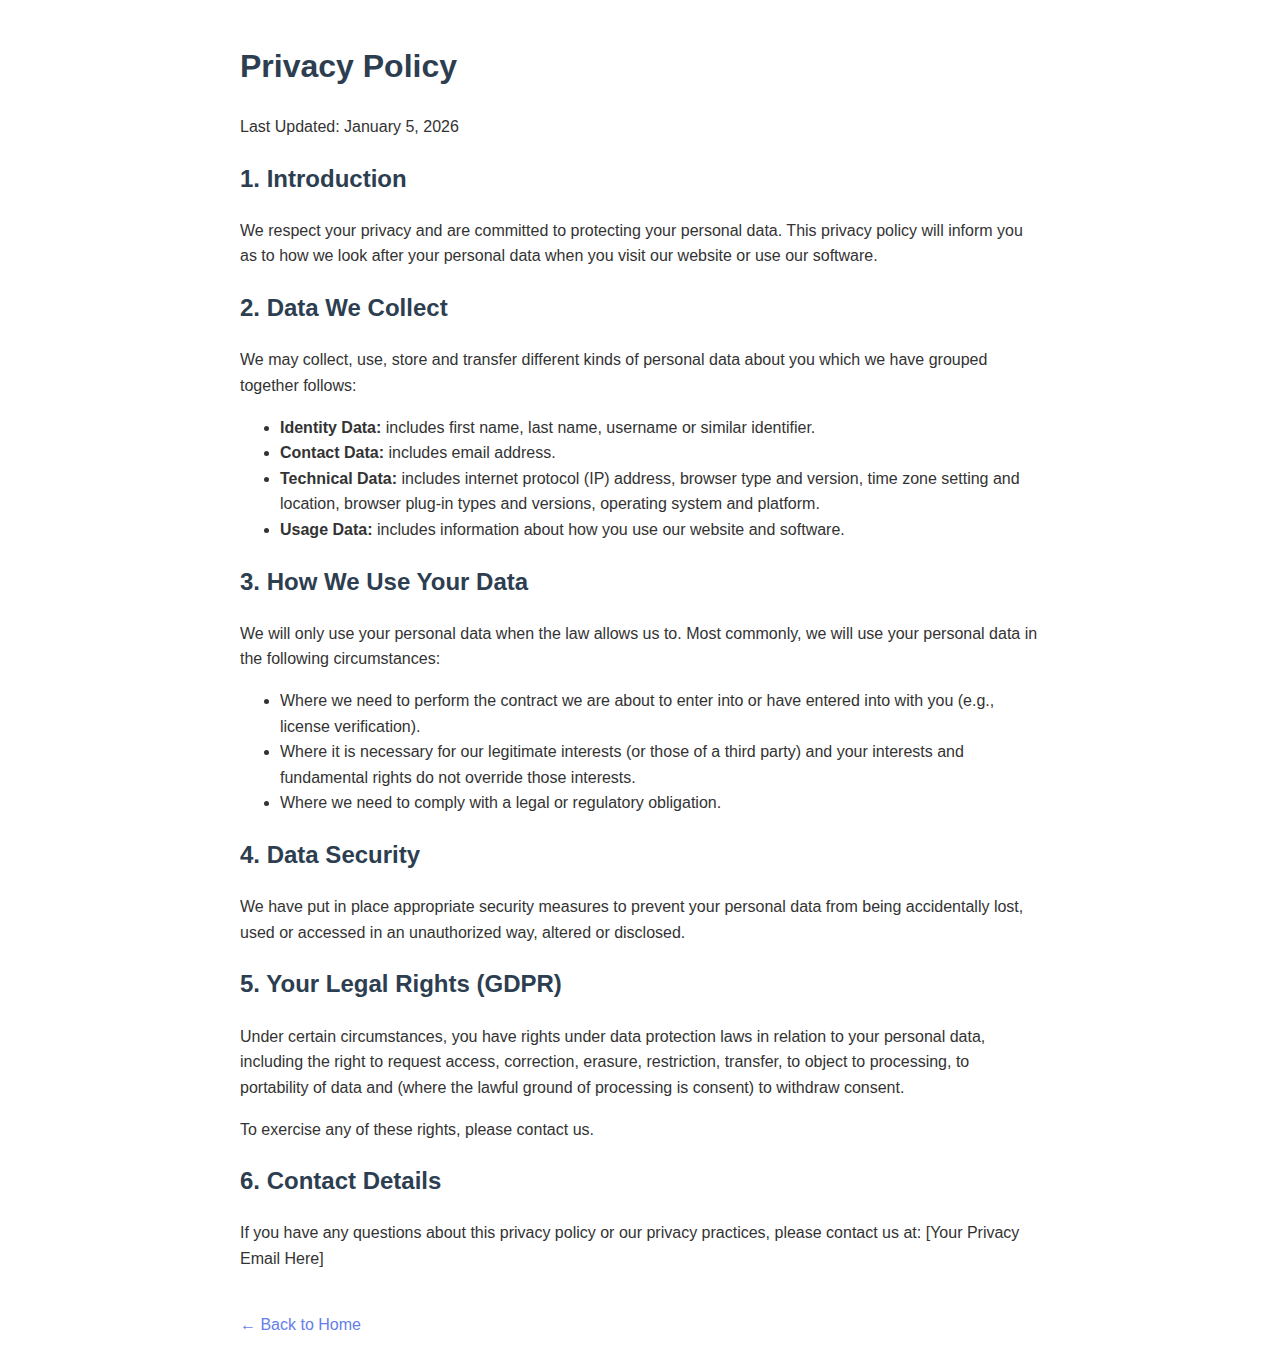
<file: templates/legal/privacy.html>
<!DOCTYPE html>
<html lang="en">
<head>
    <meta charset="UTF-8">
    <meta name="viewport" content="width=device-width, initial-scale=1.0">
    <title>Privacy Policy - Kerados</title>
    <style>
        body { font-family: sans-serif; line-height: 1.6; max-width: 800px; margin: 0 auto; padding: 20px; color: #333; }
        h1, h2 { color: #2c3e50; }
        .section { margin-bottom: 20px; }
        .back-link { display: inline-block; margin-top: 20px; text-decoration: none; color: #667eea; }
    </style>
</head>
<body>
    <h1>Privacy Policy</h1>
    <p>Last Updated: January 5, 2026</p>

    <div class="section">
        <h2>1. Introduction</h2>
        <p>We respect your privacy and are committed to protecting your personal data. This privacy policy will inform you as to how we look after your personal data when you visit our website or use our software.</p>
    </div>

    <div class="section">
        <h2>2. Data We Collect</h2>
        <p>We may collect, use, store and transfer different kinds of personal data about you which we have grouped together follows:</p>
        <ul>
            <li><strong>Identity Data:</strong> includes first name, last name, username or similar identifier.</li>
            <li><strong>Contact Data:</strong> includes email address.</li>
            <li><strong>Technical Data:</strong> includes internet protocol (IP) address, browser type and version, time zone setting and location, browser plug-in types and versions, operating system and platform.</li>
            <li><strong>Usage Data:</strong> includes information about how you use our website and software.</li>
        </ul>
    </div>

    <div class="section">
        <h2>3. How We Use Your Data</h2>
        <p>We will only use your personal data when the law allows us to. Most commonly, we will use your personal data in the following circumstances:</p>
        <ul>
            <li>Where we need to perform the contract we are about to enter into or have entered into with you (e.g., license verification).</li>
            <li>Where it is necessary for our legitimate interests (or those of a third party) and your interests and fundamental rights do not override those interests.</li>
            <li>Where we need to comply with a legal or regulatory obligation.</li>
        </ul>
    </div>

    <div class="section">
        <h2>4. Data Security</h2>
        <p>We have put in place appropriate security measures to prevent your personal data from being accidentally lost, used or accessed in an unauthorized way, altered or disclosed.</p>
    </div>

    <div class="section">
        <h2>5. Your Legal Rights (GDPR)</h2>
        <p>Under certain circumstances, you have rights under data protection laws in relation to your personal data, including the right to request access, correction, erasure, restriction, transfer, to object to processing, to portability of data and (where the lawful ground of processing is consent) to withdraw consent.</p>
        <p>To exercise any of these rights, please contact us.</p>
    </div>

    <div class="section">
        <h2>6. Contact Details</h2>
        <p>If you have any questions about this privacy policy or our privacy practices, please contact us at: [Your Privacy Email Here]</p>
    </div>

    <a href="/" class="back-link">&larr; Back to Home</a>
</body>
</html>
</file>
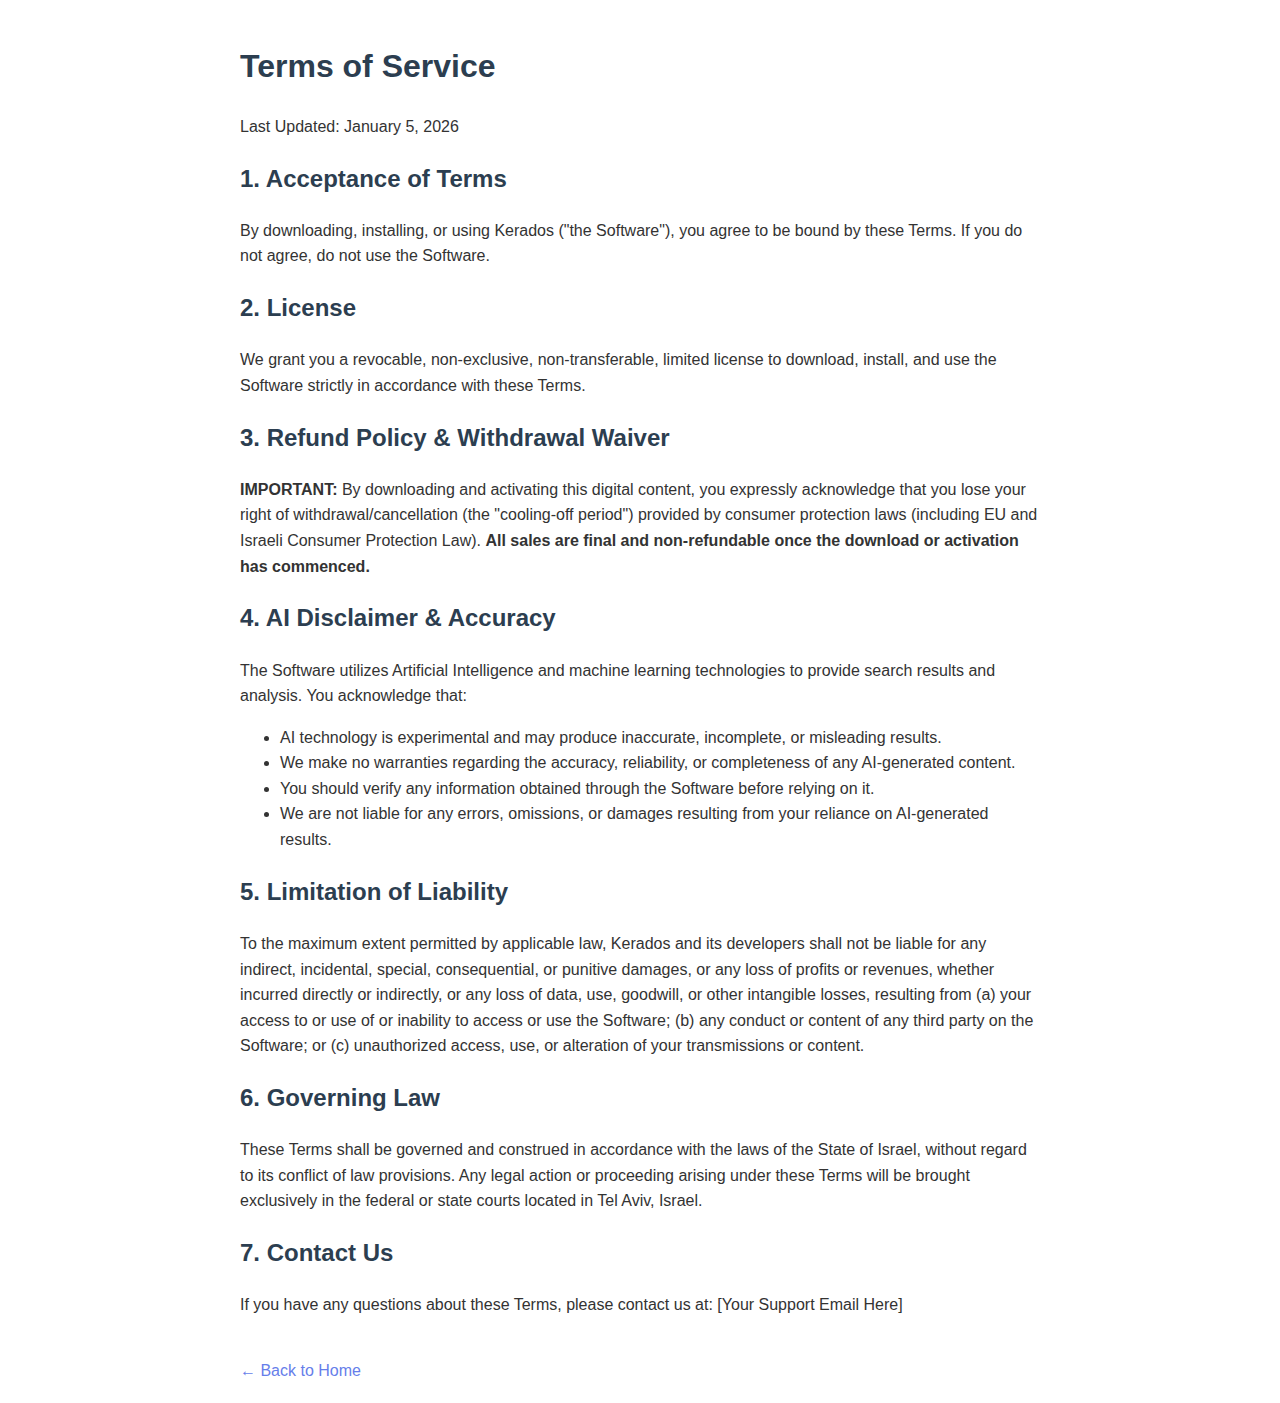
<file: templates/legal/terms.html>
<!DOCTYPE html>
<html lang="en">
<head>
    <meta charset="UTF-8">
    <meta name="viewport" content="width=device-width, initial-scale=1.0">
    <title>Terms of Service - Kerados</title>
    <style>
        body { font-family: sans-serif; line-height: 1.6; max-width: 800px; margin: 0 auto; padding: 20px; color: #333; }
        h1, h2 { color: #2c3e50; }
        .section { margin-bottom: 20px; }
        .back-link { display: inline-block; margin-top: 20px; text-decoration: none; color: #667eea; }
    </style>
</head>
<body>
    <h1>Terms of Service</h1>
    <p>Last Updated: January 5, 2026</p>

    <div class="section">
        <h2>1. Acceptance of Terms</h2>
        <p>By downloading, installing, or using Kerados ("the Software"), you agree to be bound by these Terms. If you do not agree, do not use the Software.</p>
    </div>

    <div class="section">
        <h2>2. License</h2>
        <p>We grant you a revocable, non-exclusive, non-transferable, limited license to download, install, and use the Software strictly in accordance with these Terms.</p>
    </div>

    <div class="section">
        <h2>3. Refund Policy & Withdrawal Waiver</h2>
        <p><strong>IMPORTANT:</strong> By downloading and activating this digital content, you expressly acknowledge that you lose your right of withdrawal/cancellation (the "cooling-off period") provided by consumer protection laws (including EU and Israeli Consumer Protection Law). <strong>All sales are final and non-refundable once the download or activation has commenced.</strong></p>
    </div>

    <div class="section">
        <h2>4. AI Disclaimer & Accuracy</h2>
        <p>The Software utilizes Artificial Intelligence and machine learning technologies to provide search results and analysis. You acknowledge that:</p>
        <ul>
            <li>AI technology is experimental and may produce inaccurate, incomplete, or misleading results.</li>
            <li>We make no warranties regarding the accuracy, reliability, or completeness of any AI-generated content.</li>
            <li>You should verify any information obtained through the Software before relying on it.</li>
            <li>We are not liable for any errors, omissions, or damages resulting from your reliance on AI-generated results.</li>
        </ul>
    </div>

    <div class="section">
        <h2>5. Limitation of Liability</h2>
        <p>To the maximum extent permitted by applicable law, Kerados and its developers shall not be liable for any indirect, incidental, special, consequential, or punitive damages, or any loss of profits or revenues, whether incurred directly or indirectly, or any loss of data, use, goodwill, or other intangible losses, resulting from (a) your access to or use of or inability to access or use the Software; (b) any conduct or content of any third party on the Software; or (c) unauthorized access, use, or alteration of your transmissions or content.</p>
    </div>

    <div class="section">
        <h2>6. Governing Law</h2>
        <p>These Terms shall be governed and construed in accordance with the laws of the State of Israel, without regard to its conflict of law provisions. Any legal action or proceeding arising under these Terms will be brought exclusively in the federal or state courts located in Tel Aviv, Israel.</p>
    </div>

    <div class="section">
        <h2>7. Contact Us</h2>
        <p>If you have any questions about these Terms, please contact us at: [Your Support Email Here]</p>
    </div>

    <a href="/" class="back-link">&larr; Back to Home</a>
</body>
</html>
</file>
